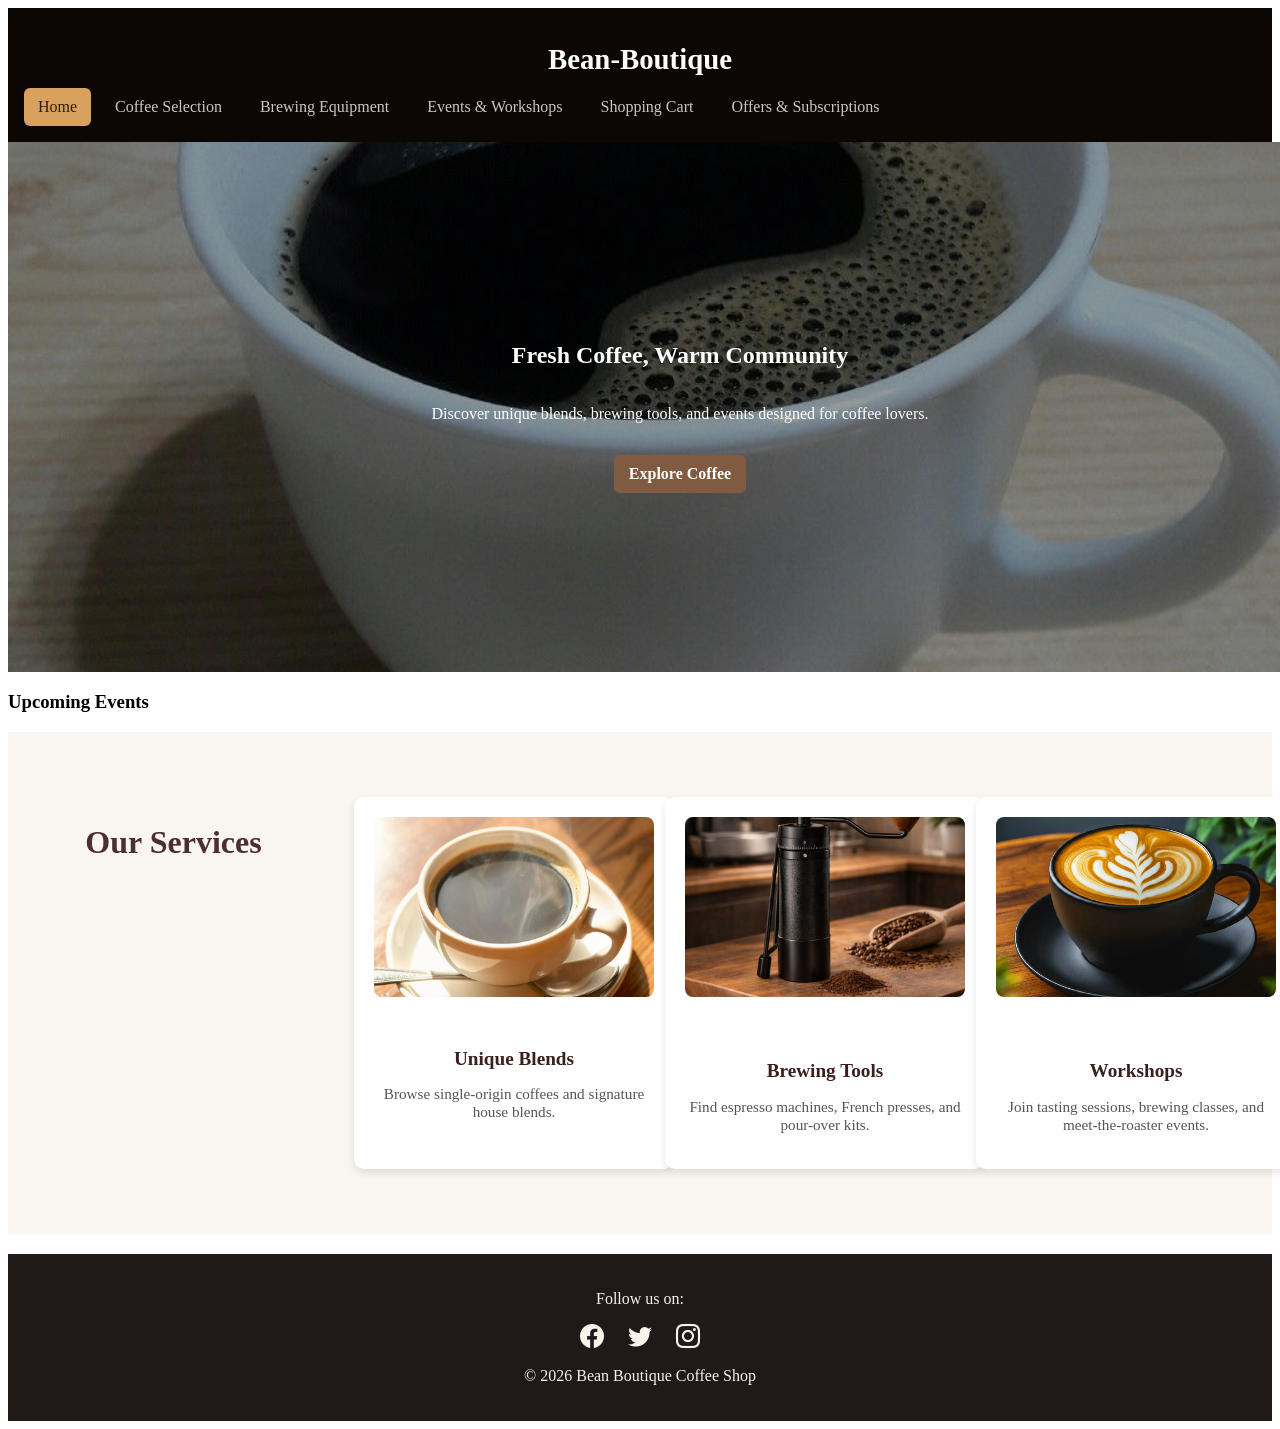
<file: index.html>
<!DOCTYPE html>
<html lang="en">

<head>
    <meta charset="UTF-8">
    <meta name="viewport" content="width=device-width, initial-scale=1.0">
    <title>Bean-Boutique</title>
    <link rel="stylesheet" href="style.css">
 <link rel="stylesheet" href="https://cdn.jsdelivr.net/npm/bootstrap-icons@1.11.3/font/bootstrap-icons.css">
   
</head>

<body>
    <header class="site-header">
        <h1 class="logo">Bean-Boutique</h1>
        <nav class="navbar" aria-label="Main navigation">
            <a href="index.html" class="active">Home</a>
            <a href="coffe.html">Coffee Selection</a>
            <a href="equip.html">Brewing Equipment</a>
            <a href="shoping.html">Events & Workshops</a>
            <a href="about.html">Shopping Cart</a>
            <a href="offer.html">Offers & Subscriptions</a>
        </nav>
    </header>
    <main>
        
            <section class="hero-Section">
  <h2>Fresh Coffee, Warm Community</h2>
  <p>Discover unique blends, brewing tools, and events designed for coffee lovers.</p>
  <a href="shoping.html" class="btn">Explore Coffee</a>
</section>

        </section>

            <h3>Upcoming Events</h3>
        </section>
        <section class="cards">
            <h4>Our Services</h4>
            <article class="card">
                <img SRC="sugar.jpeg" alt="Coffee Beans Image">
                <h5>Unique Blends</h5>
                <p>Browse single-origin coffees and signature house blends.</p>
            </article>

            <article class="card">
                <img src="TO7.jpeg" alt="Brewing Tools Image">
                <h6>Brewing Tools</h6>
                <p>Find espresso machines, French presses, and pour-over kits.</p>
            </article>

            <article class="card">
                <img src="black-coffe.jpeg" alt="Workshop Image">
                <h6>Workshops</h6>
                <p>Join tasting sessions, brewing classes, and meet-the-roaster events.</p>
            </article>
        </section>
        <script src="script.js"></script>
    </main>
    <footer class="site-footer">
  <p>Follow us on:</p>
  <div class="social-links">
    <a href="https://facebook.com" target="_blank"><i class="bi bi-facebook"></i></a>
    <a href="https://twitter.com" target="_blank"><i class="bi bi-twitter"></i></a>
    <a href="https://instagram.com" target="_blank"><i class="bi bi-instagram"></i></a>
  </div>
  <p>&copy; 2026 Bean Boutique Coffee Shop</p>
</footer>
</body>

</html>
</file>
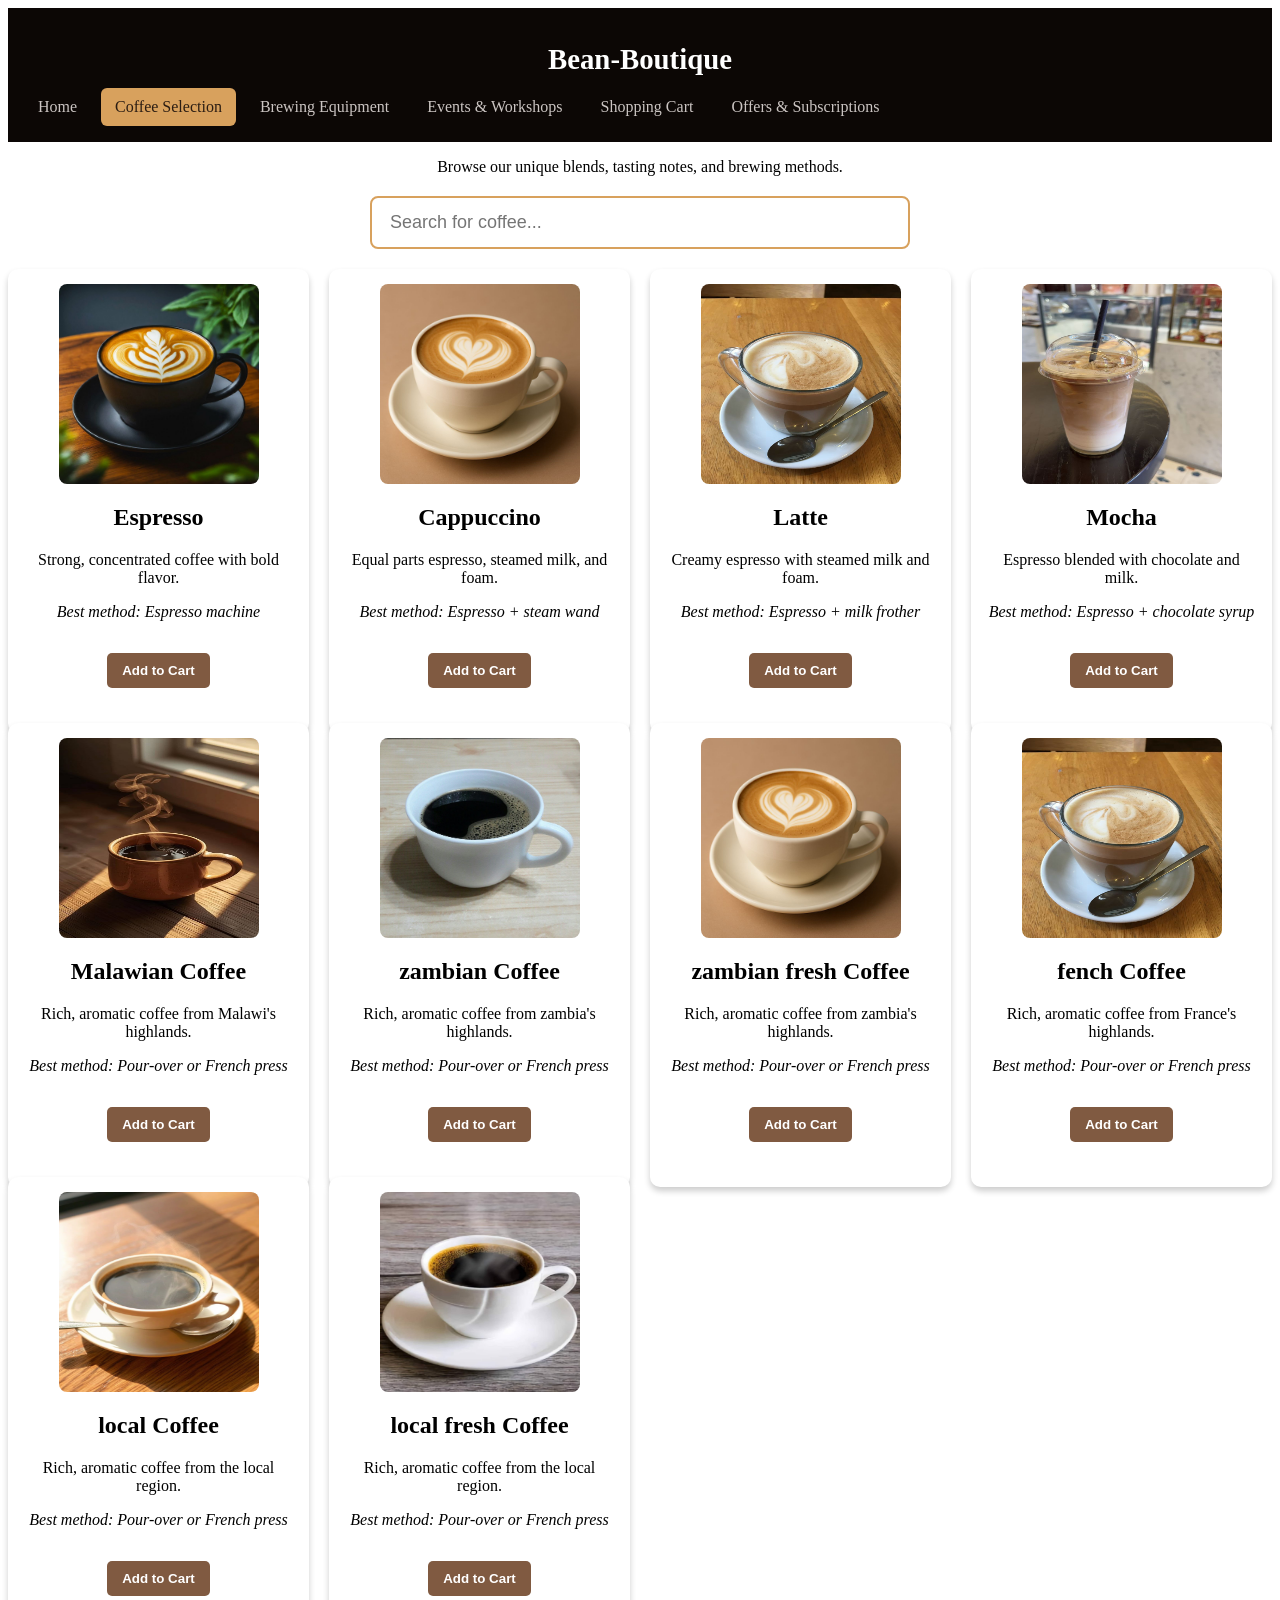
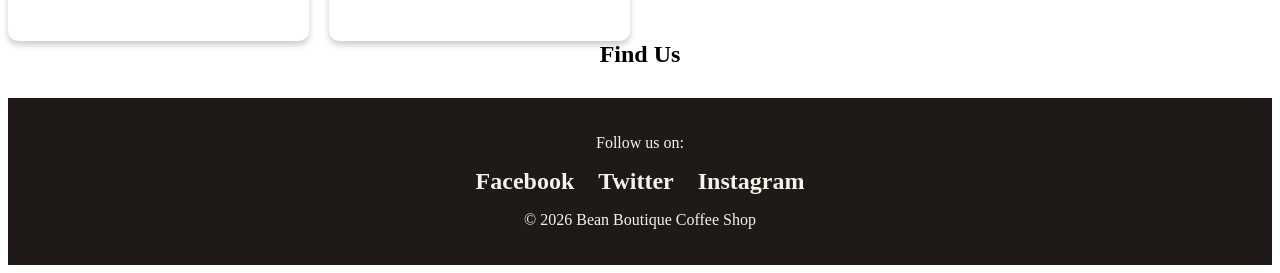
<file: coffe.html>
<!DOCTYPE html>
<html lang="en">

<head>
  <meta charset="UTF-8">
  <meta name="viewport" content="width=device-width, initial-scale=1.0">
  <title>Coffee Selection</title>
  <link rel="stylesheet" href="style.css">
</head>

<body>
  <header class="site-header">
    <h1 class="logo">Bean-Boutique</h1>
    <nav class="navbar" aria-label="Main navigation">
      <a href="index.html">Home</a>
      <a href="coffe.html" class="active">Coffee Selection</a>
      <a href="equip.html">Brewing Equipment</a>
      <a href="shoping.html">Events & Workshops</a>
      <a href="about.html">Shopping Cart</a>
      <a href="offer.html">Offers & Subscriptions</a>
    </nav>
  </header>
  <p style="text-align:center;">Browse our unique blends, tasting notes, and brewing methods.</p>

  <div class="search-box">
    <input type="text" id="searchInput" placeholder="Search for coffee...">
  </div>

  <div class="catalogue" id="coffeeList">
    <div class="coffee-card">
      <img src="black-coffe.jpeg" alt="Espresso" class="coffee-image">
      <h2>Espresso</h2>
      <p>Strong, concentrated coffee with bold flavor.</p>
      <p><em>Best method: Espresso machine</em></p>
       <button class="btn" onclick="addToCart('Espresso', 32200)">
    Add to Cart
    </div>

    <div class="coffee-card">
      <img src="brown-coffe.jpeg" alt="Cappuccino" class="coffee-image">
      <h2>Cappuccino</h2>
      <p>Equal parts espresso, steamed milk, and foam.</p>
      <p><em>Best method: Espresso + steam wand</em></p>
       <button class="btn" onclick="addToCart('Cappuccino', 20000)">
    Add to Cart
    </div>

    <div class="coffee-card">
      <img src="fresh-coffe.jpeg" alt="Latte" class="coffee-image">
      <h2>Latte</h2>
      <p>Creamy espresso with steamed milk and foam.</p>
      <p><em>Best method: Espresso + milk frother</em></p>
       <button class="btn" onclick="addToCart('Latte', 14200)">
    Add to Cart
    </div>

    <div class="coffee-card">
      <img src="cream-coffe.jpeg" alt="Mocha" class="coffee-image">
      <h2>Mocha</h2>
      <p>Espresso blended with chocolate and milk.</p>
      <p><em>Best method: Espresso + chocolate syrup</em></p>
        <button class="btn" onclick="addToCart('Mocha', 2500)">
    Add to Cart
    </div>

  <div class="coffee-card">
      <img src="brownnn.jpeg" alt="Malawian Coffee" class="coffee-image">
      <h2>Malawian Coffee</h2>
      <p>Rich, aromatic coffee from Malawi's highlands.</p>
      <p><em>Best method: Pour-over or French press</em></p>
        <button class="btn" onclick="addToCart('Malawian Coffee', 20000)">
    Add to Cart
    </div>
  <div class="coffee-card">
      <img src="BLACK.jpeg" alt="zambian Coffee" class="coffee-image">
      <h2>zambian Coffee</h2>
      <p>Rich, aromatic coffee from zambia's highlands.</p>
      <p><em>Best method: Pour-over or French press</em></p>
        <button class="btn" onclick="addToCart('zambian Coffee', 20000)">
    Add to Cart
    </div>
    <div class="coffee-card">
      <img src="brown-coffe.jpeg" alt="zambian Coffee" class="coffee-image">
      <h2>zambian fresh Coffee</h2>
      <p>Rich, aromatic coffee from zambia's highlands.</p>
      <p><em>Best method: Pour-over or French press</em></p>
        <button class="btn" onclick="addToCart('zambian fresh Coffee', 20000)">
    Add to Cart
    </div>
    <div class="coffee-card">
      <img src="fresh-coffe.jpeg" alt="fench Coffee" class="coffee-image">
      <h2>fench Coffee</h2>
      <p>Rich, aromatic coffee from France's highlands.</p>
      <p><em>Best method: Pour-over or French press</em></p>
        <button class="btn" onclick="addToCart('fench Coffee', 20000)">
    Add to Cart
    </div>
<div class="coffee-card">
      <img src="sugar.jpeg" alt="local Coffee" class="coffee-image">
      <h2>local Coffee</h2>
      <p>Rich, aromatic coffee from the local region.</p>
      <p><em>Best method: Pour-over or French press</em></p>
        <button class="btn" onclick="addToCart('local Coffee', 20000)">
    Add to Cart
    </div>
    <div class="coffee-card">
      <img src="white.jpeg" alt="local fresh Coffee" class="coffee-image">
      <h2>local fresh Coffee</h2>
      <p>Rich, aromatic coffee from the local region.</p>
      <p><em>Best method: Pour-over or French press</em></p>
        <button class="btn" onclick="addToCart('local fresh Coffee', 20000)">
    Add to Cart
    </div>
  </div>
  <div class="map">
    <h2>Find Us</h2>
  </div>

  <footer class="site-footer">
    <p>Follow us on:</p>
    <div class="social-links">
      <a href="https://facebook.com" target="_blank">Facebook</a>
      <a href="https://twitter.com" target="_blank">Twitter</a>
      <a href="https://instagram.com" target="_blank">Instagram</a>
    </div>
    <p>&copy; 2026 Bean Boutique Coffee Shop</p>
  </footer>

  <script src="cart.js"></script>
</body>

</html>
</file>
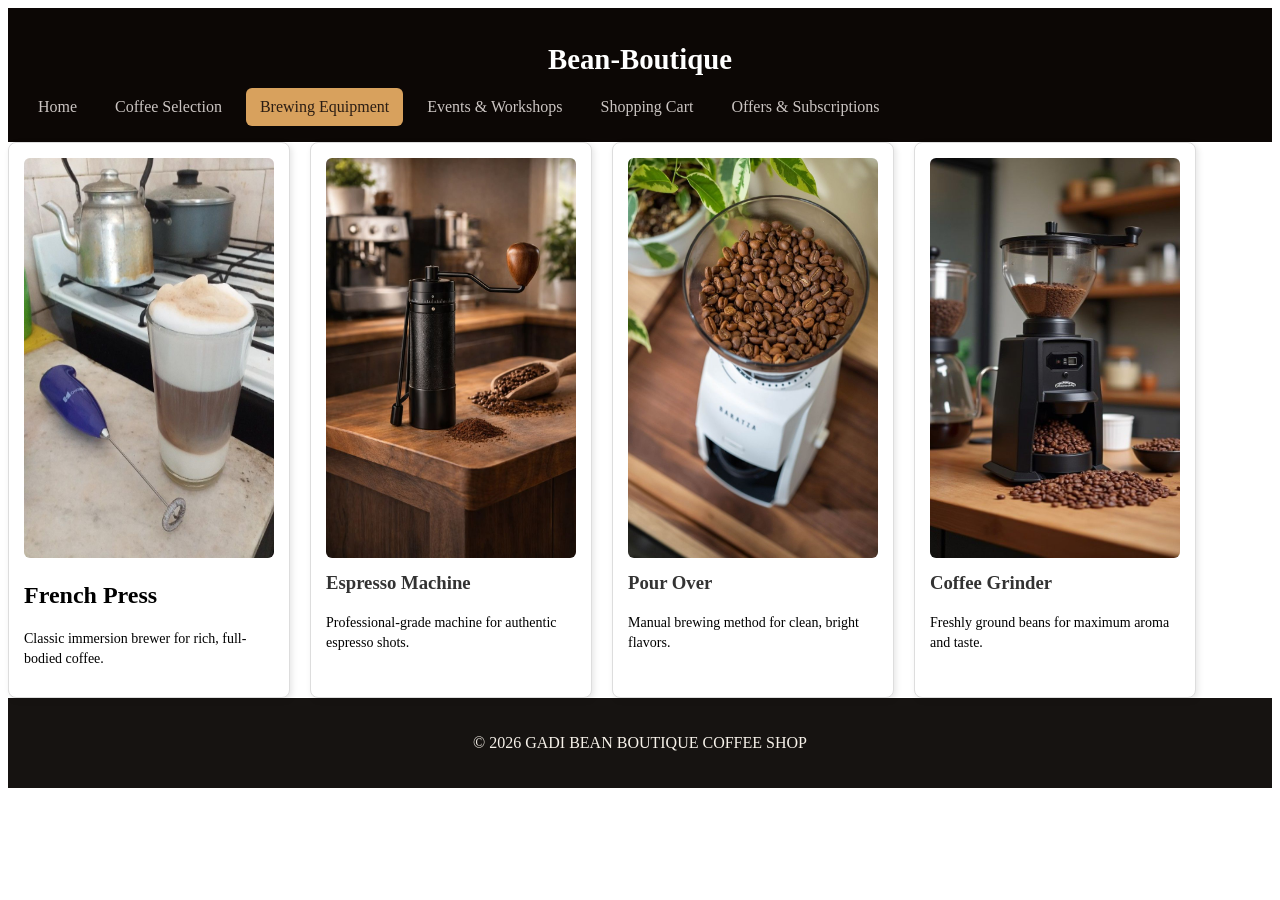
<file: equip.html>
<!DOCTYPE html>
<html lang="en">
<head>
  <meta charset="UTF-8">
  <meta name="viewport" content="width=device-width, initial-scale=1.0">
  <title>Brewing Equipment - Bean Boutique</title>
  <link rel="stylesheet" href="style.css">
</head>
<body>
<header class="site-header">
        <h1 class="logo">Bean-Boutique</h1>
        <nav class="navbar" aria-label="Main navigation">
            <a href="index.html">Home</a>
            <a href="coffe.html">Coffee Selection</a>
            <a href="equip.html" class="active">Brewing Equipment</a>
            <a href="shoping.html">Events & Workshops</a>
            <a href="about.html">Shopping Cart</a>
            <a href="offer.html">Offers & Subscriptions</a>
        </nav>
    </header>

  <section class="equipment-list">
    <div class="equipment-item">
      <img src="TO4.jpeg" alt="French Press">
      <h2>French Press</h2>
      <p>Classic immersion brewer for rich, full-bodied coffee.</p>
    </div>
    <div class="equipment-item">
      <img src="TO7.jpeg" alt="Espresso Machine">
      <h3>Espresso Machine</h3>
      <p>Professional-grade machine for authentic espresso shots.</p>
    </div>
    <div class="equipment-item">
      <img src="TOOOL.jpeg" alt="Pour Over">
      <h3>Pour Over</h3>
      <p>Manual brewing method for clean, bright flavors.</p>
    </div>
    <div class="equipment-item">
      <img src="TOOL.jpeg" alt="Coffee Grinder">
      <h3>Coffee Grinder</h3>
      <p>Freshly ground beans for maximum aroma and taste.</p>
    </div>
  </section>

  <footer>
    <p>&copy; 2026 GADI BEAN BOUTIQUE COFFEE SHOP</p>
  </footer>
</body>
</html>
</file>
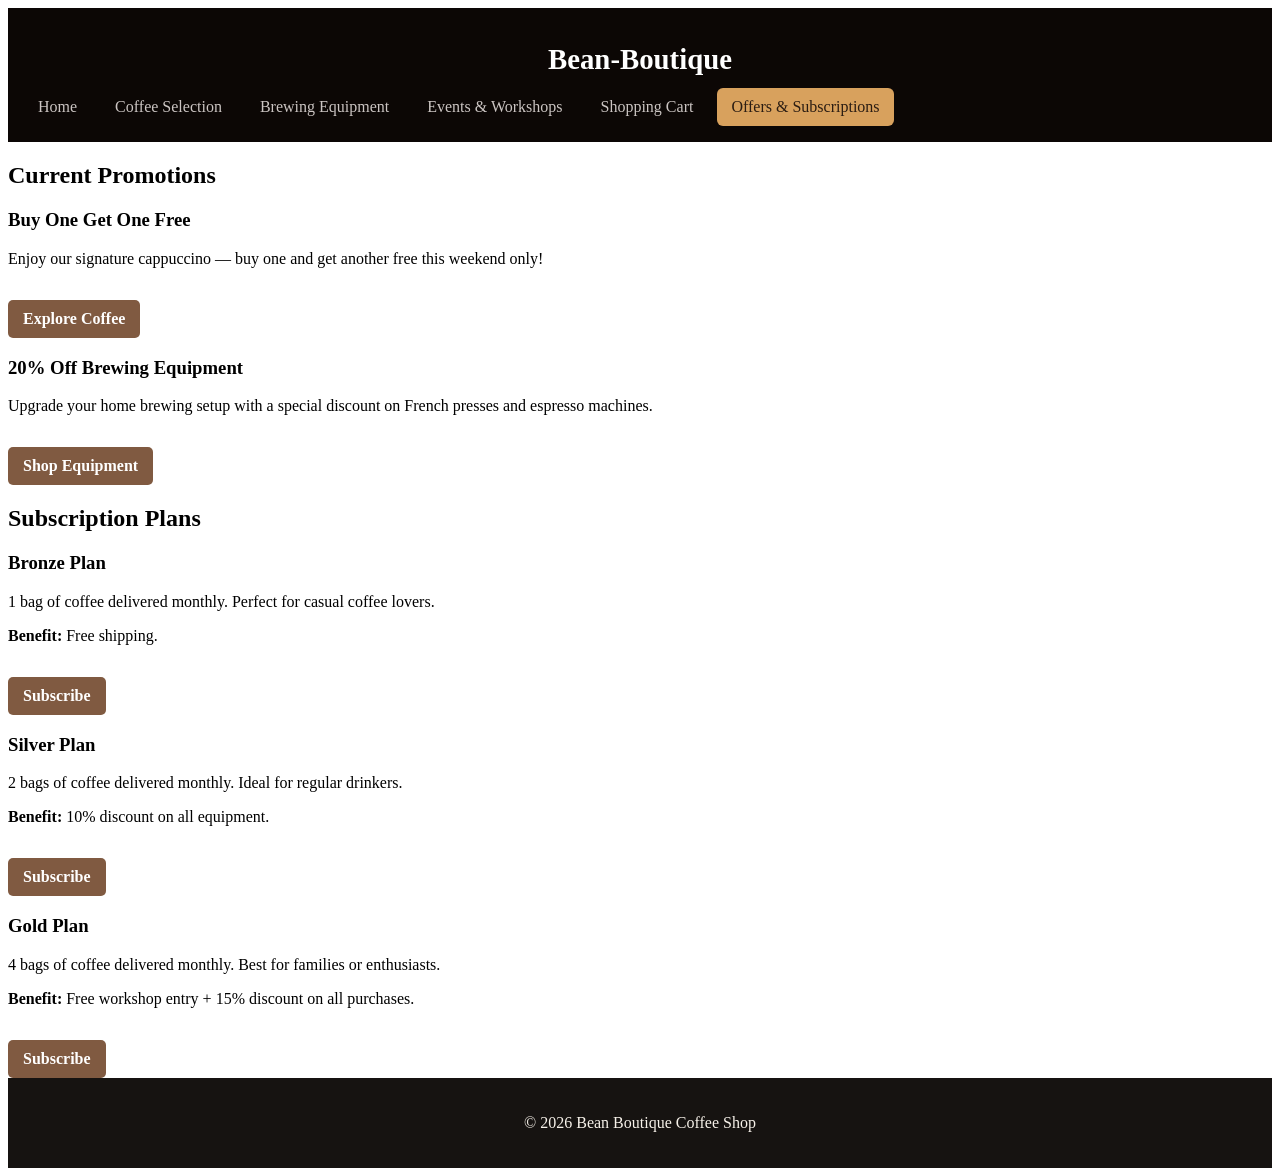
<file: offer.html>
<!DOCTYPE html>
<html lang="en">
<head>
  <meta charset="UTF-8">
  <meta name="viewport" content="width=device-width, initial-scale=1.0">
  <title>Special Offers & Subscriptions</title>
  <link rel="stylesheet" href="style.css">
</head>
<body>
<header class="site-header">
        <h1 class="logo">Bean-Boutique</h1>
        <nav class="navbar" aria-label="Main navigation">
            <a href="index.html">Home</a>
            <a href="coffe.html">Coffee Selection</a>
            <a href="equip.html">Brewing Equipment</a>
            <a href="shoping.html">Events & Workshops</a>
            <a href="about.html">Shopping Cart</a>
            <a href="offer.html" class="active">Offers & Subscriptions</a>
        </nav>
    </header>

<section class="offers">
  <h2>Current Promotions</h2>       
  <div class="offer-card">
    <h3>Buy One Get One Free</h3>
    <p>Enjoy our signature cappuccino — buy one and get another free this weekend only!</p>
    <a href="coffee-selection.html" class="btn">Explore Coffee</a>
  </div>
  <div class="offer-card">
    <h3>20% Off Brewing Equipment</h3>
    <p>Upgrade your home brewing setup with a special discount on French presses and espresso machines.</p>
    <a href="brewing-equipment.html" class="btn">Shop Equipment</a>
  </div>
</section>
<section class="subscriptions">
  <h2>Subscription Plans</h2>
  <div class="subscription-card">
    <h3>Bronze Plan</h3>
    <p>1 bag of coffee delivered monthly. Perfect for casual coffee lovers.</p>
    <p><strong>Benefit:</strong> Free shipping.</p>
    <a href="subscribe.html" class="btn">Subscribe</a>
  </div>
  <div class="subscription-card">
    <h3>Silver Plan</h3>
    <p>2 bags of coffee delivered monthly. Ideal for regular drinkers.</p>
    <p><strong>Benefit:</strong> 10% discount on all equipment.</p>
    <a href="subscribe.html" class="btn">Subscribe</a>
  </div>
  <div class="subscription-card">
    <h3>Gold Plan</h3>
    <p>4 bags of coffee delivered monthly. Best for families or enthusiasts.</p>
    <p><strong>Benefit:</strong> Free workshop entry + 15% discount on all purchases.</p>
    <a href="subscribe.html" class="btn">Subscribe</a>
  </div>
</section>

<footer>
  <p>&copy; 2026 Bean Boutique Coffee Shop</p>
</footer>
</body>
</html>
</file>
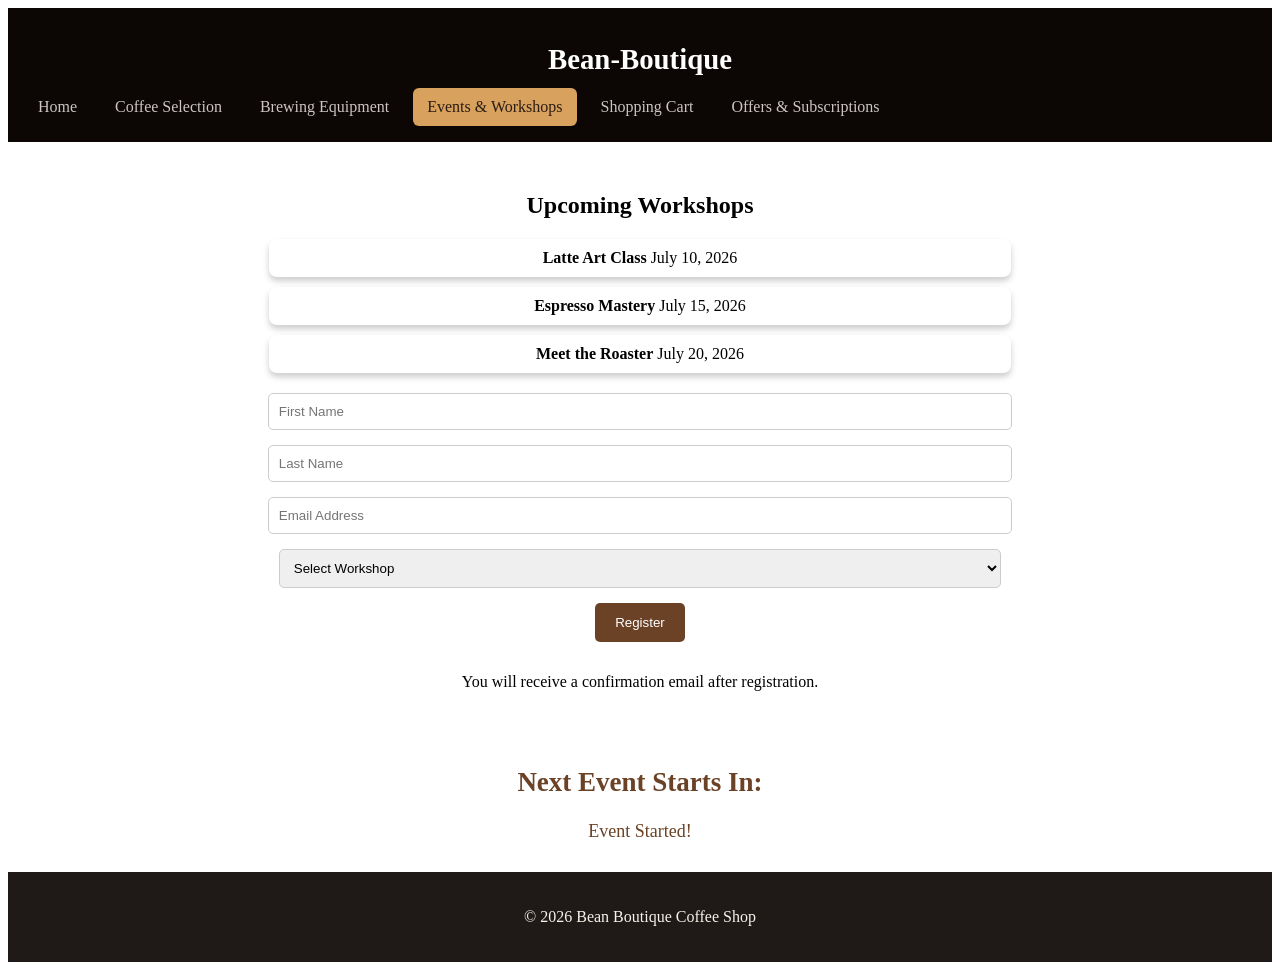
<file: shoping.html>
<!DOCTYPE html>
<html lang="en">
<head>
  <meta charset="UTF-8">
  <meta name="viewport" content="width=device-width, initial-scale=1.0">
  <title>Events & Workshops Registration</title>
  <link rel="stylesheet" href="style.css">
</head>
<body>
  <header class="site-header">
        <h1 class="logo">Bean-Boutique</h1>
        <nav class="navbar" aria-label="Main navigation">
            <a href="index.html">Home</a>
            <a href="coffe.html">Coffee Selection</a>
            <a href="equip.html">Brewing Equipment</a>
            <a href="shoping.html" class="active">Events & Workshops</a>
            <a href="about.html">Shopping Cart</a>
            <a href="offer.html">Offers & Subscriptions</a>
        </nav>
    </header>
  <section class="events">
    <h2>Upcoming Workshops</h2>
    <ul class="workshop-list">
      <li><strong>Latte Art Class</strong>  July 10, 2026</li>
      <li><strong>Espresso Mastery</strong>  July 15, 2026</li>
      <li><strong>Meet the Roaster</strong>  July 20, 2026</li>
    </ul>
    <form action="mailto:info@beanboutique.com" method="post" class="registration-form">
      <input type="text" name="fname" placeholder="First Name" required>
      <input type="text" name="lname" placeholder="Last Name" required>
      <input type="email" name="email" placeholder="Email Address" required>
      <select name="workshop" required>
        <option value="">Select Workshop</option>
        <option value="latte">Latte Art Class</option>
        <option value="espresso">Espresso Mastery</option>
        <option value="roaster">Meet the Roaster</option>
      </select>
  <button type="submit" class="register-link">Register</button>
      <p class="form-note"> You will receive a confirmation email after registration.</p>
    </form>
  </section>

  <section class="countdown">
    <h2>Next Event Starts In:</h2>
    <p id="timer"></p>
  </section>

  <footer class="site-footer">
    <p>&copy; 2026 Bean Boutique Coffee Shop</p>
  </footer>

  <script src="script.js"></script>
</file>
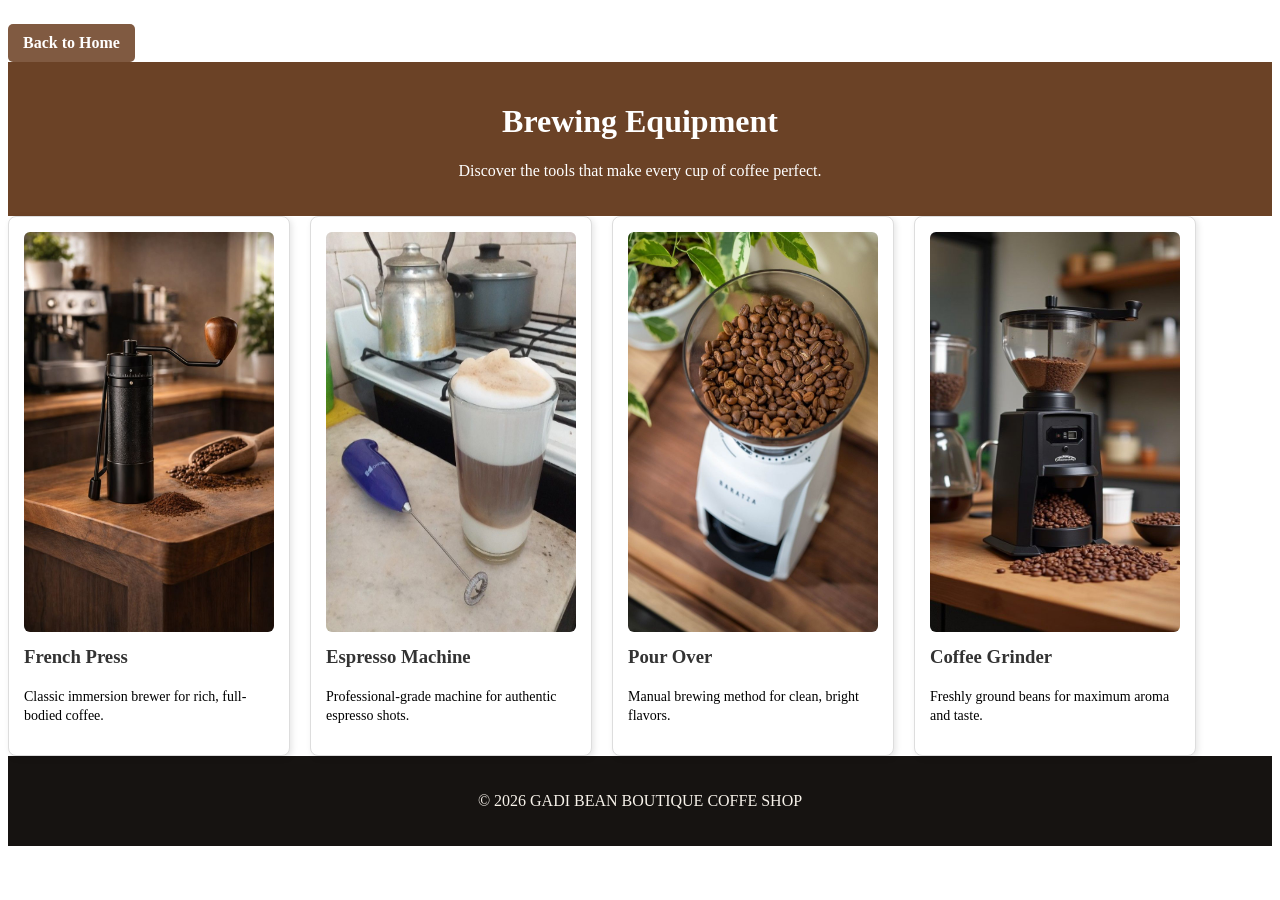
<file: shopping.html>
<!DOCTYPE html>
<html lang="en">
<head>
  <meta charset="UTF-8">
  <meta name="viewport" content="width=device-width, initial-scale=1.0">
  <title>Brewing Equipment - Bean Boutique</title>
  <link rel="stylesheet" href="style.css">
  <a href="index.html" class="btn">Back to Home</a>
</head>
</head> 
</head>
<body>
  <header>
    <h1>Brewing Equipment</h1>
    <p>Discover the tools that make every cup of coffee perfect.</p>
  </header>

  <section class="equipment-list">
    <div class="equipment-item">
      <img src="tool 1 (1).jpeg" alt="French Press">
      <h3>French Press</h3>
      <p>Classic immersion brewer for rich, full-bodied coffee.</p>
    </div>
    <div class="equipment-item">
      <img src="tool 1 (2).jpeg" alt="Espresso Machine">
      <h3>Espresso Machine</h3>
      <p>Professional-grade machine for authentic espresso shots.</p>
    </div>
    <div class="equipment-item">
      <img src="tool 1 (3).jpeg" alt="Pour Over">
      <h3>Pour Over</h3>
      <p>Manual brewing method for clean, bright flavors.</p>
    </div>
    <div class="equipment-item">
      <img src="tool 1 (4).jpeg" alt="Coffee Grinder">
      <h3>Coffee Grinder</h3>
      <p>Freshly ground beans for maximum aroma and taste.</p>
    </div>
  </section>
  <footer>
    <p>&copy; 2026 GADI BEAN BOUTIQUE COFFE SHOP</p>
  </footer>
</body>
</html>
</file>
<file: style.css>
*body {
  margin: 0;
  padding: 0;
  font-family: Arial, sans-serif;
  background-size: cover;
  background-position: center;
  background-attachment: fixed;
  color: #2b1d13;

}

.site-header {
  background: #0c0705;
  color: rgb(231, 222, 211);
  padding: 16px;
}

.logo {
  font-size: 1.8rem;
  font-weight: bold;
  margin-bottom: 12px;
}

.navbar {
  display: flex;
  flex-wrap: wrap;
  gap: 10px;
}

.navbar a {
  color: rgba(223, 216, 214, 0.904);
  text-decoration: none;
  padding: 10px 14px;
  border-radius: 6px;
  transition: 0.3s;
}

.navbar a:hover,
.navbar a.active {
  background: #d8a15d;
  color: #2b1d13;
}

.hero {
  min-height: 60vh;
  display: flex;
  align-items: center;
  justify-content: center;
  text-align: center;
  padding: 40px 20px;
  background: linear-gradient(rgba(43,29,19,0.55), rgba(43,29,19,0.55)), url('black-coffe.jpeg') center/cover no-repeat;
  color: white;
}

.hero-content {
  max-width: 700px;
}

.btn {
  display: inline-block;
  margin-top: 16px;
  background: #d8a15d;
  color: #2b1d13;
  text-decoration: none;
  padding: 12px 20px;
  border-radius: 8px;
  font-weight: bold;
}

.cards {
  display: grid;
  grid-template-columns: repeat(auto-fit, minmax(240px, 1fr));
  gap: 20px;
  padding: 30px;
}

.card {
  background: white;
  border-radius: 14px;
  padding: 22px;
  box-shadow: 0 6px 18px rgba(0,0,0,0.12);
}

.site-footer {
  text-align: center;
  padding: 18px;
  background: #633b29;
  color: rgba(0, 0, 0, 0.904);
}

@media (max-width: 768px) {
  .navbar {
    flex-direction: column;
  }

  .hero {
    min-height: 45vh;
  }
}
.small-img {
  width: 300px;
  height: auto;
  border-radius: 40px;
}
.small-img {
  width: 100%;
  max-width: 300px;
  height: auto;
  border-radius:50px;
}
.site-footer {
    background-color: rgb(65, 32, 10);
    color: rgb(95, 37, 10);
    text-align: center;
    padding: 20px;
    margin-top: 20px;
}
.h1 {
      color: #6b4f2d;
    }
.equipment-list {
      display: flex;
      flex-wrap: wrap;
      gap: 20px;
    }
.equipment-item {
      background: #fff;
      border: 1px solid #ddd;
      border-radius: 8px;
      padding: 15px;
      width: 250px;
      box-shadow: 2px 2px 6px rgba(0,0,0,0.1);
    }
.equipment-item img {
      width: 100%;
      border-radius: 6px;
      height: 400px;
    }
.equipment-item h3 {
      margin-top: 10px;
      color: #333;
    }
.equipment-item p {
      font-size: 14px;
      line-height: 1.4;
    }
  
h1 {
      color: #fff;
      text-align: center;
    }
.catalogue {
      display: grid;
      grid-template-columns: repeat(auto-fit, minmax(250px, 1fr));
      gap: 20px;
      margin-top: 20px;
    }
.coffee-card {
      background: #fff;
      border-radius: 10px;
      box-shadow: 0 4px 6px rgba(0,0,0,0.2);
      padding: 15px;
      text-align: center;
      transition: transform 0.3s;
      height: 100%;
    }
    
.coffee-card:hover {
      transform: scale(1.05);
    }
.coffee-card img {
  width: 100%;          
  max-width: 200px;    
  height: 200px;
  border-radius: 8px;   
  display: block;      
  margin: 0 auto;      
}
.search-box {
      text-align: center;
      margin: 20px;
    }
    .search-box input {
  padding: 14px 18px;
  width: 70%;            
  max-width: 500px;
  border-radius: 8px;
  border: 2px solid #d8a15d; 
  font-size: 18px;
  outline: none;
  transition: box-shadow 0.3s ease;}

    .highlight {
      background-color: rgba(141, 106, 31, 0.856);
      animation: fade 1s infinite alternate;
    }
    @keyframes fade {
      from { background-color: rgb(134, 112, 37); }
      to { background-color: rgb(117, 91, 43); }
    }

    .map, .social {
      margin: 30px 0;
      text-align: center;
    }
    .menu {
      display: grid;
      gap: 20px;
    }
    .item {
      display: flex;
      align-items: center;
      gap: 15px;
      padding: 12px;
      background: rgb(231, 219, 219);
      border-radius: 8px;
      box-shadow: 0 1px 3px rgba(0,0,0,0.1);
    }
    .item img {
      width: 90px;
      height: 90px;
      object-fit: cover;
      border-radius: 6px;
    }
    .name {
      font-weight: bold;
      margin: 0 0 4px 0;
    }
    .price {
      color: #b8834b;
      font-weight: bold;
    }
   .btn{
      background-color: #6b4f2d;
      color: #fff;
      border: none;
      padding: 10px 15px;
      border-radius: 5px;
      cursor: pointer;
    }
        site-header {
  background-color: #6b4226;
  color: #fff;
  text-align: center;
  padding: 20px;
}

.events {
  padding: 30px;
  text-align: center;
}

.workshop-list {
  list-style: none;
  padding: 0;
  margin-bottom: 20px;
}

.workshop-list li {
  background: #fff;
  margin: 10px auto;
  padding: 10px;
  border-radius: 8px;
  width: 60%;
  box-shadow: 0 4px 6px rgba(0,0,0,0.2);
}

.registration-form {
  display: flex;
  flex-direction: column;
  align-items: center;
  gap: 15px;
}

.registration-form input, 
.registration-form select {
  padding: 10px;
  width: 60%;
  border: 1px solid #ccc;
  border-radius: 5px;
}

.registration-form button {
  background-color: #6b4226;
  color: #fff;
  padding: 12px 20px;
  border: none;
  border-radius: 5px;
  cursor: pointer;
}

.registration-form button:hover {
  background-color: #948054;
}

.countdown {
  text-align: center;
  margin: 30px;
  font-size: 18px;
  color: #6b4226;
}

.site-footer {
  background-color: #6b4226;
  color: #fff;
  text-align: center;
  padding: 15px;
}
.btn{
    background-color: #805a41;
    color: #fff;
    border: none;
    padding: 10px 15px;
    border-radius: 5px;
    cursor: pointer;
}
 header {
      background-color: #6b4226;
      color: white;
      text-align: center;
      padding: 20px;
 }
@media (max-width: 768px) {
  .coffee-image, .small-img {
    max-width: 180px;
    height: auto;
  }
}
@media (max-width: 768px) {
  .cards, .catalogue, .menu {
    padding: 15px;
    gap: 10px;
  }
  .site-footer {
    margin-top: 10px;
  }
}
.site-footer {
  background: #1f1a18;
  color: #f7f2ea;
  text-align: center;
  padding: 20px;
  margin-top: 20px;
}

.site-footer .social-links a {
  color: #f7f2ea;
  margin: 0 10px;
  text-decoration: none;
  font-weight: bold;
  transition: color 0.3s;
}

.site-footer .social-links a:hover {
  color: #d8a15d;
}
.social-links a {
  color: #85553f;
  font-size: 24px;
  margin: 0 10px;
  text-decoration: none;
  transition: color 0.3s;
}
.social-links a:hover {
  color: #d8a15d;
}
.hero-Section {
  background-color: #e0e0e0; /* light grey */
  padding: 40px;
  text-align: center;
}
.hero-Section h2, 
.hero-Section p {
  color: #2b1d13; /* dark coffee brown for contrast */
}
footer {
  background-color: #161311; /* dark coffee brown */
  color: #f7f2ea; /* light cream for contrast */
  text-align: center;
  padding: 20px;
}
.item {
  background: #fff;
  border: 1px solid #ddd;
  border-radius: 8px;
  text-align: center;
  box-shadow: 0 2px 5px rgba(0,0,0,0.1);
  padding: 15px;
}

.item img {
  width: 100%;
  height: 200px;
  object-fit: cover;
  border-radius: 6px;
}
.menu {
  display: grid;
  grid-template-columns: repeat(auto-fit, minmax(220px, 1fr));
  gap: 20px;
  padding: 20px;
}
.cart {
  background: #fff;
  padding: 20px;
  margin: 30px auto;
  max-width: 500px;
  border-radius: 8px;
  box-shadow: 0 2px 6px rgba(0,0,0,0.1);
}

.cart h2 {
  margin-bottom: 15px;
  text-align: center;
}

.cart ul {
  list-style: none;
  padding: 0;
}

.cart li {
  padding: 8px 0;
  border-bottom: 1px solid #ddd;
}

#cartTotal {
  font-weight: bold;
  margin-top: 15px;
  text-align: right;
  color: #16a34a;
}
.cards {
  padding: 50px 20px;
  background-color: #f9f6f2; /* soft coffee‑like background */
  text-align: center;
}

.cards h4 {
  font-size: 2rem;
  margin-bottom: 30px;
  color: #4b2e2e; /* deep coffee tone */
}

.card {
  display: inline-block;
  width: 280px;
  margin: 15px;
  padding: 20px;
  background: #fff;
  border-radius: 10px;
  box-shadow: 0 4px 8px rgba(0,0,0,0.1);
  transition: transform 0.3s ease, box-shadow 0.3s ease;
  vertical-align: top;
}

.card img {
  width: 100%;
  height: 180px;
  object-fit: cover;
  border-radius: 8px;
  margin-bottom: 15px;
}

.card h5, .card h6 {
  font-size: 1.2rem;
  color: #3a1f1f;
  margin-bottom: 10px;
}

.card p {
  font-size: 0.95rem;
  color: #555;
}

.card:hover {
  transform: translateY(-8px);
  box-shadow: 0 8px 16px rgba(0,0,0,0.2);
}
.hero-Section {
  position: relative;
  background-image: url('BLACK.jpeg'); /* your hero image */
  background-size: cover;
  background-position: center;
  background-repeat: no-repeat;
  height: 50vh;
  width: 100%;          /* full screen width */
  display: flex;
  flex-direction: column;
  justify-content: center;
  align-items: center;
  text-align: center;
  color: white;
}

/* Dark overlay */
.hero-Section::before {
  content: "";
  position: absolute;
  top: 0; left: 0; right: 0; bottom: 0;
  background: rgba(0,0,0,0.4); /* adjust darkness */
  z-index: 1;
}

/* Text above overlay */
.hero-Section h2,
.hero-Section p,
.hero-Section a {
  position: relative;
  z-index: 2;
  color: #fff;
}
</file>
